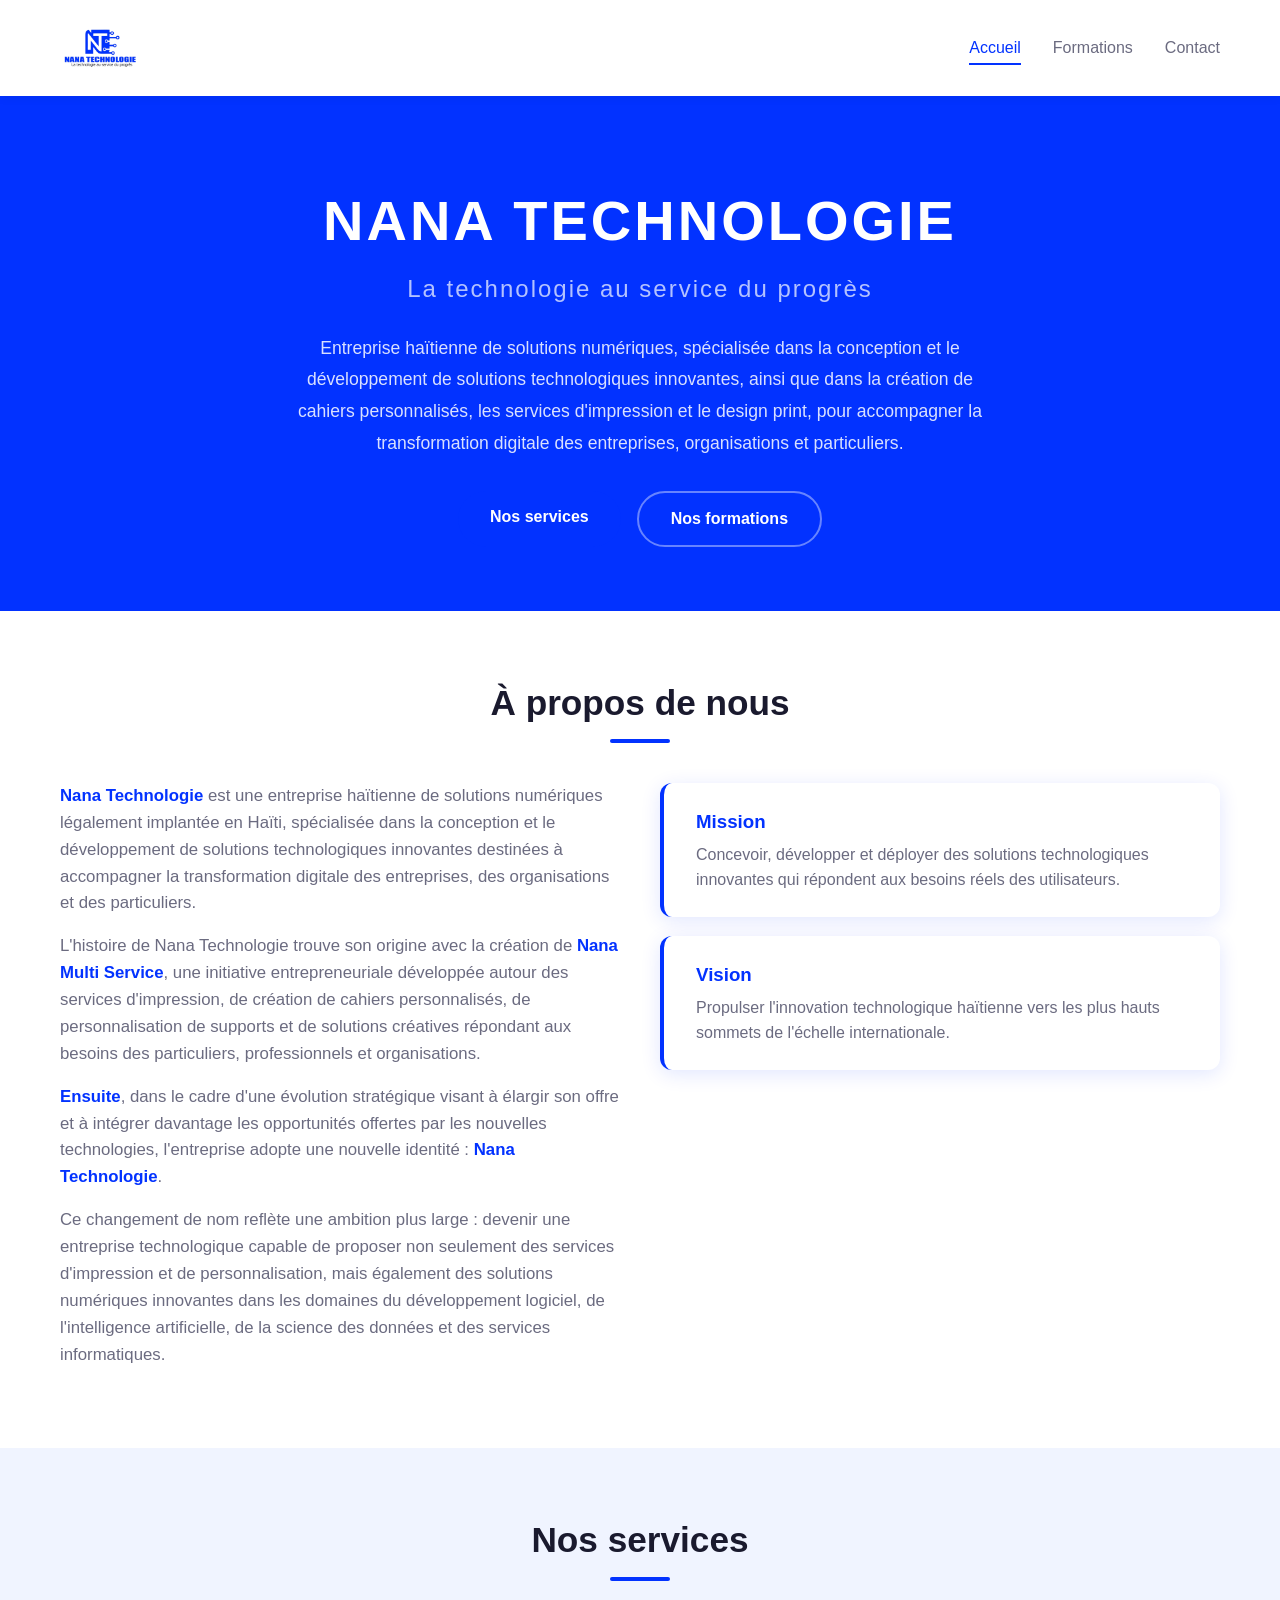
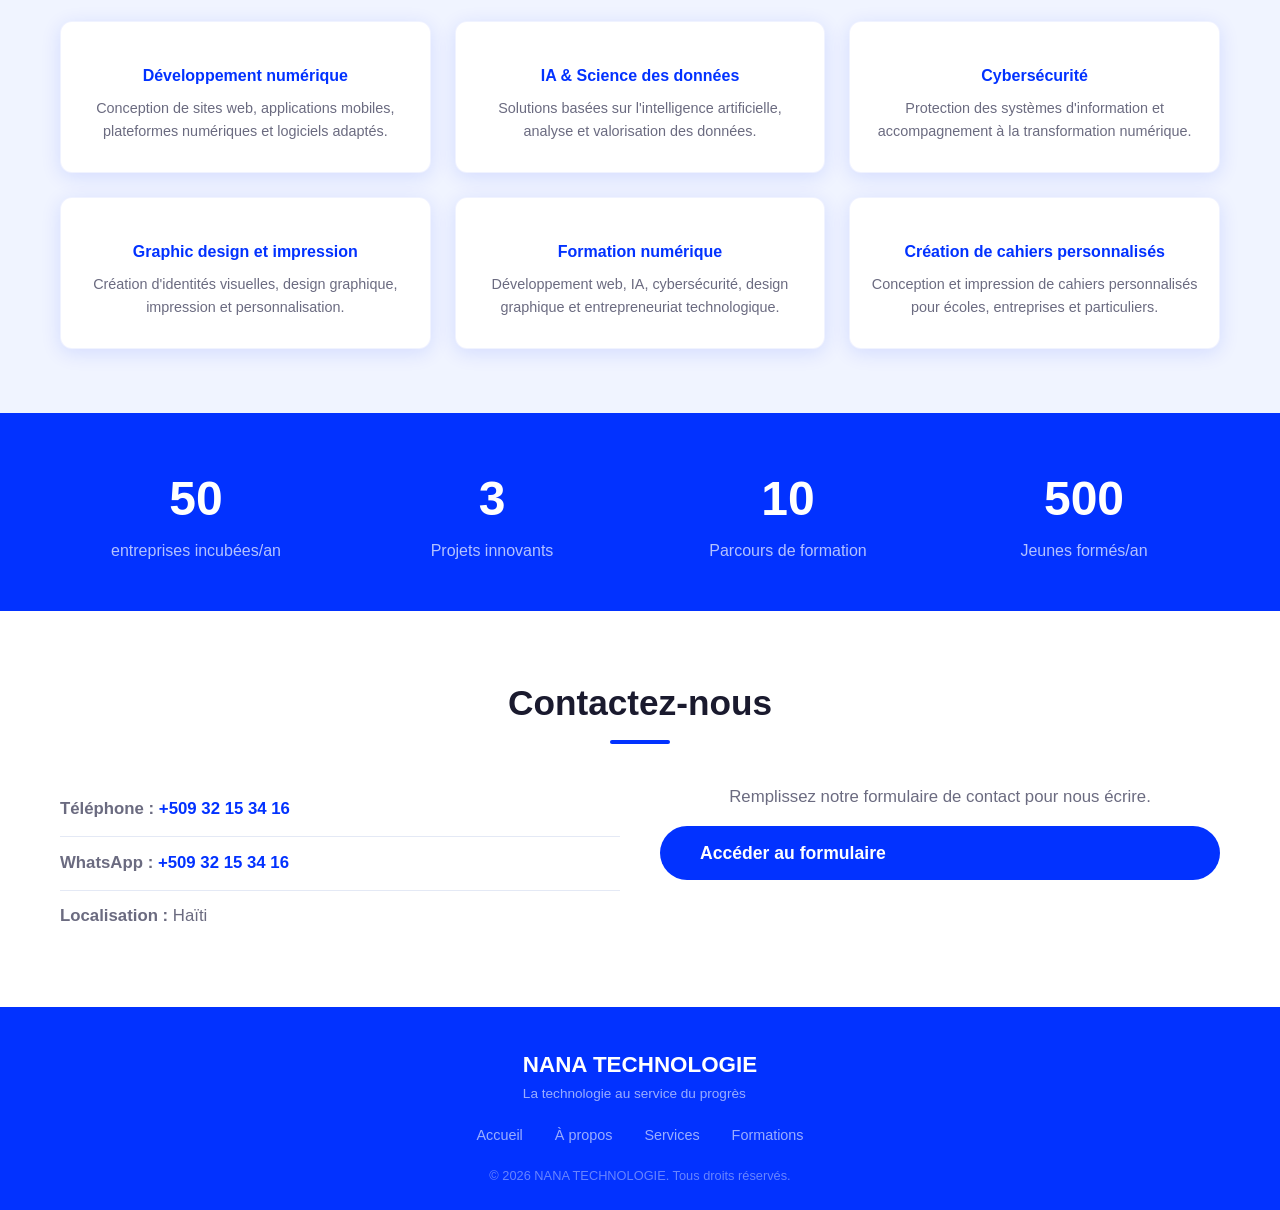
<file: index.html>
<!DOCTYPE html>
<html lang="fr">
<head>
<meta charset="UTF-8" />
<meta name="viewport" content="width=device-width, initial-scale=1.0"/>
<title>NANA TECHNOLOGIE - La technologie au service du progrès</title>
<link rel="stylesheet" href="style.css" />
</head>
<body>

<!-- ============ HEADER / NAVIGATION ============ -->
<header>
<div class="container header-inner">
<div class="logo">
<img src="logo.png" alt="NANA TECHNOLOGIE" class="logo-img" />
</div>
<nav>
<ul>
<li><a href="index.html" class="active">Accueil</a></li>
<li><a href="formation.html">Formations</a></li>
<li><a href="#contact">Contact</a></li>
</ul>
</nav>
</div>
</header>

<!-- ============ SECTION HERO ============ -->
<section class="hero">
<div class="container hero-inner">
<div class="hero-content">
<h1>NANA TECHNOLOGIE</h1>
<p class="hero-slogan">La technologie au service du progrès</p>
<p class="hero-description">
Entreprise haïtienne de solutions numériques, spécialisée dans la conception et le développement de solutions technologiques innovantes, ainsi que dans la création de cahiers personnalisés, les services d'impression et le design print, pour accompagner la transformation digitale des entreprises, organisations et particuliers.
</p>
<div class="hero-buttons">
<a href="#services" class="btn btn-primary">Nos services</a>
<a href="formation.html" class="btn btn-secondary">Nos formations</a>
</div>
</div>
</div>
</section>

<!-- ============ SECTION À PROPOS ============ -->
<section id="apropos" class="section bg-white">
<div class="container">
<h2 class="section-title">À propos de nous</h2>
<div class="about-grid">
<div class="about-text">
<p>
<strong>Nana Technologie</strong> est une entreprise haïtienne de solutions numériques
légalement implantée en Haïti, spécialisée dans la conception et le développement
de solutions technologiques innovantes destinées à accompagner la transformation
digitale des entreprises, des organisations et des particuliers.
</p>
<p>
L'histoire de Nana Technologie trouve son origine
avec la création de <strong>Nana Multi Service</strong>, une initiative entrepreneuriale
développée autour des services d'impression, de création de cahiers personnalisés,
de personnalisation de supports et de solutions créatives répondant aux besoins
des particuliers, professionnels et organisations.
</p>
<p>
<strong>Ensuite</strong>, dans le cadre d'une évolution stratégique visant à élargir
son offre et à intégrer davantage les opportunités offertes par les nouvelles technologies,
l'entreprise adopte une nouvelle identité : <strong>Nana Technologie</strong>.
</p>
<p>
Ce changement de nom reflète une ambition plus large : devenir une entreprise
technologique capable de proposer non seulement des services d'impression et de
personnalisation, mais également des solutions numériques innovantes dans les
domaines du développement logiciel, de l'intelligence artificielle, de la science
des données et des services informatiques.
</p>
</div>
<div class="about-values">
<div class="value-card">
<h3> Mission</h3>
<p>Concevoir, développer et déployer des solutions technologiques innovantes qui répondent aux besoins réels des utilisateurs.</p>
</div>
<div class="value-card">
<h3> Vision</h3>
<p>Propulser l'innovation technologique haïtienne vers les plus hauts sommets de l'échelle internationale.</p>
</div>
</div>
</div>
</div>
</section>

<!-- ============ SECTION SERVICES ============ -->
<section id="services" class="section bg-light">
<div class="container">
<h2 class="section-title">Nos services</h2>
<div class="services-grid">
<div class="service-card">
<div class="service-icon"></div>
<h3>Développement numérique</h3>
<p>Conception de sites web, applications mobiles, plateformes numériques et logiciels adaptés.</p>
</div>
<div class="service-card">
<div class="service-icon"></div>
<h3>IA & Science des données</h3>
<p>Solutions basées sur l'intelligence artificielle, analyse et valorisation des données.</p>
</div>
<div class="service-card">
<div class="service-icon"></div>
<h3>Cybersécurité</h3>
<p>Protection des systèmes d'information et accompagnement à la transformation numérique.</p>
</div>
<div class="service-card">
<div class="service-icon"></div>
<h3>Graphic design et impression</h3>
<p>Création d'identités visuelles, design graphique, impression et personnalisation.</p>
</div>
<div class="service-card">
<div class="service-icon"></div>
<h3>Formation numérique</h3>
<p>Développement web, IA, cybersécurité, design graphique et entrepreneuriat technologique.</p>
</div>
<div class="service-card">
<div class="service-icon"></div>
<h3>Création de cahiers personnalisés</h3>
<p>Conception et impression de cahiers personnalisés pour écoles, entreprises et particuliers.</p>
</div>
</div>
</div>
</section>

<!-- ============ SECTION STATS ============ -->
<section class="section stats">
<div class="container stats-grid">
<div class="stat-item">
<span class="stat-number">50 </span>
<span class="stat-label"> entreprises incubées/an</span>
</div>
<div class="stat-item">
<span class="stat-number">3</span>
<span class="stat-label">Projets innovants</span>
</div>
<div class="stat-item">
<span class="stat-number">10</span>
<span class="stat-label">Parcours de formation</span>
</div>
<div class="stat-item">
<span class="stat-number">500</span>
<span class="stat-label">Jeunes formés/an </span>
</div>
</div>
</section>

<!-- ============ SECTION CONTACT ============ -->
<section id="contact" class="section bg-white">
<div class="container">
<h2 class="section-title">Contactez-nous</h2>
<div class="contact-grid">
<div class="contact-info">

<p><strong> Téléphone :</strong> <a href="tel:+50932153416">+509 32 15 34 16</a></p>
<p><strong> WhatsApp :</strong> <a href="https://wa.me/50932153416" target="_blank">+509 32 15 34 16</a></p>
<p><strong> Localisation :</strong> Haïti</p>
</div>
<div class="contact-form">
<div style="display: flex; flex-direction: column; justify-content: center; align-items: center; gap: 1rem; height: 100%;">
<p style="color: #6B6B80; text-align: center; font-size: 1.05rem;">
Remplissez notre formulaire de contact pour nous écrire.
</p>
<a href="https://docs.google.com/forms/d/e/1FAIpQLSerejkSu1iavWS79BXQSVBAcORDfJgX6t80f5CyUNeRWZBZgQ/viewform?usp=sharing"
target="_blank"
rel="noopener noreferrer"
class="btn btn-primary"
style="font-size: 1.1rem; padding: 0.8rem 2.5rem;">
Accéder au formulaire
</a>
</div>
</div>
</div>
</div>
</section>

<!-- ============ FOOTER ============ -->
<footer>
<div class="container footer-inner">
<div class="footer-logo">
<h3>NANA TECHNOLOGIE</h3>
<p>La technologie au service du progrès</p>
</div>
<div class="footer-links">
<a href="index.html">Accueil</a>
<a href="#apropos">À propos</a>
<a href="#services">Services</a>
<a href="formation.html">Formations</a>
</div>
<div class="footer-copy">
<p>&copy; 2026 NANA TECHNOLOGIE. Tous droits réservés.</p>
</div>
</div>
</footer>

</body>
</html>
</file>
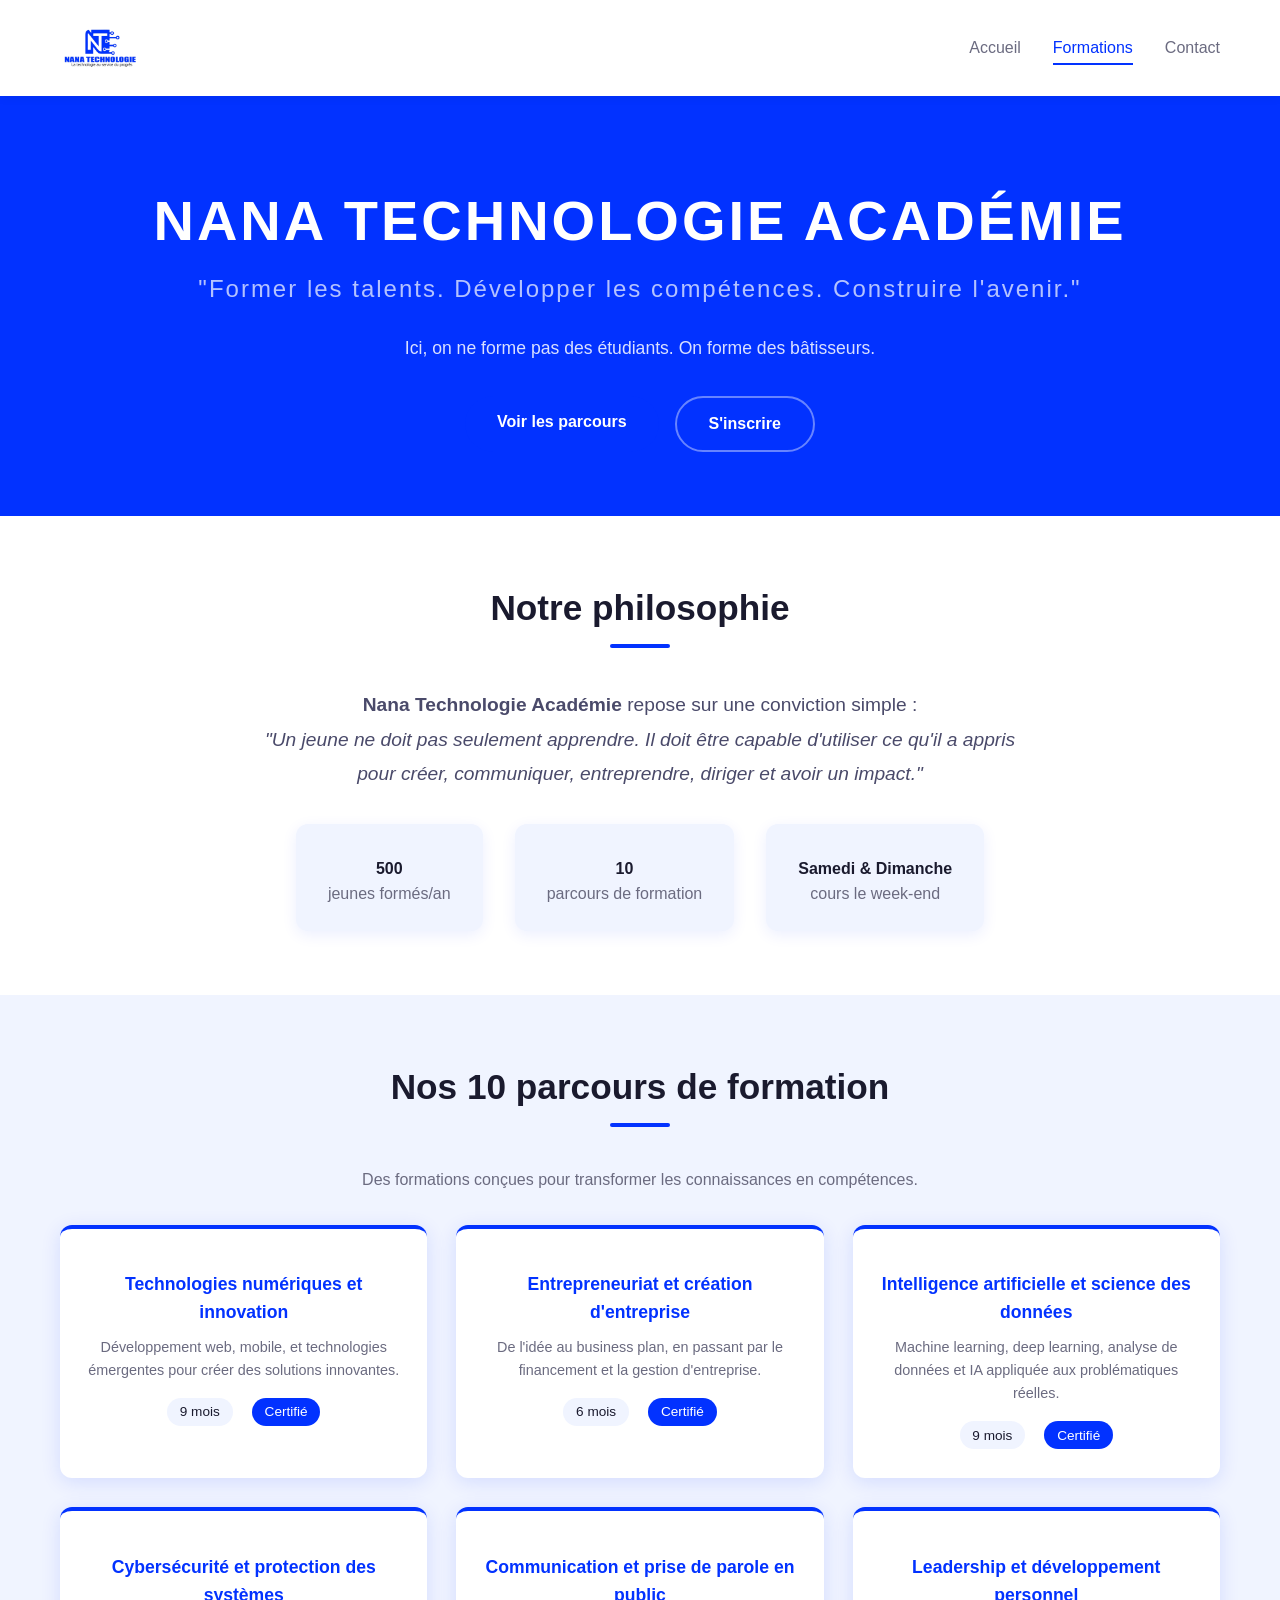
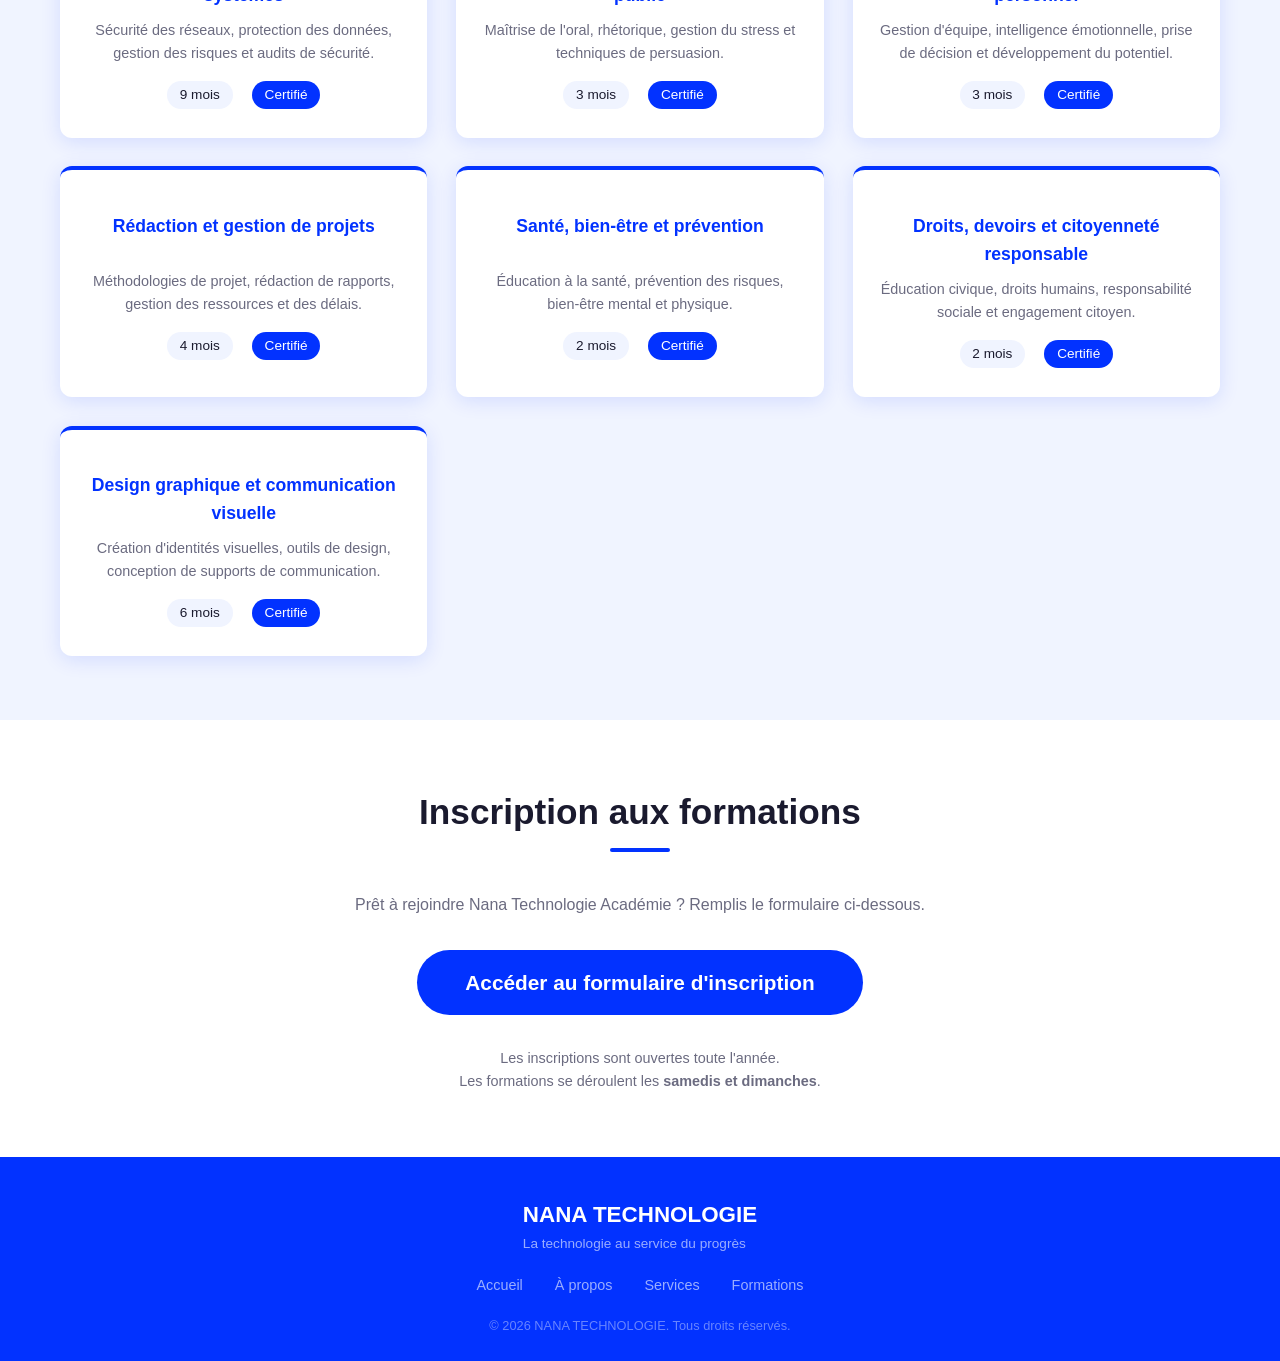
<file: formation.html>
<!DOCTYPE html>
<html lang="fr">
<head>
<meta charset="UTF-8" />
<meta name="viewport" content="width=device-width, initial-scale=1.0"/>
<title>Formations - NANA TECHNOLOGIE ACADÉMIE</title>
<link rel="stylesheet" href="style.css" />
</head>
<body>

<!-- ============ HEADER / NAVIGATION ============ -->
<header>
<div class="container header-inner">
<div class="logo">
<img src="logo.png" alt="NANA TECHNOLOGIE" class="logo-img" />
</div>
<nav>
<ul>
<li><a href="index.html">Accueil</a></li>
<li><a href="formation.html" class="active">Formations</a></li>
<li><a href="index.html#contact">Contact</a></li>
</ul>
</nav>
</div>
</header>

<!-- ============ HERO FORMATION ============ -->
<section class="hero hero-formation">
<div class="container hero-inner">
<div class="hero-content">
<h1>NANA TECHNOLOGIE ACADÉMIE</h1>
<p class="hero-slogan">"Former les talents. Développer les compétences. Construire l'avenir."</p>
<p class="hero-description" style="max-width: 700px;">
Ici, on ne forme pas des étudiants. On forme des bâtisseurs.
</p>
<div class="hero-buttons">
<a href="#parcours" class="btn btn-primary">Voir les parcours</a>
<a href="#inscription" class="btn btn-secondary">S'inscrire</a>
</div>
</div>
</div>
</section>

<!-- ============ PHILOSOPHIE ============ -->
<section class="section bg-white">
<div class="container" style="text-align:center; max-width: 800px;">
<h2 class="section-title">Notre philosophie</h2>
<p style="font-size: 1.2rem; line-height: 1.8; color: #4a4a6a;">
<strong>Nana Technologie Académie</strong> repose sur une conviction simple :<br />
<em>"Un jeune ne doit pas seulement apprendre. Il doit être capable d'utiliser ce qu'il a appris pour créer, communiquer, entreprendre, diriger et avoir un impact."</em>
</p>
<div style="display: flex; justify-content: center; gap: 2rem; flex-wrap: wrap; margin-top: 2rem;">
<div style="background: #F0F4FF; padding: 1.5rem 2rem; border-radius: 12px; box-shadow: 0 4px 15px rgba(2,50,255,0.08); min-width: 150px;">
<span style="font-size: 2rem;"></span>
<h4 style="margin: 0.5rem 0 0; color: #1A1A2E;">500</h4>
<p style="margin: 0; color: #6B6B80;">jeunes formés/an</p>
</div>
<div style="background: #F0F4FF; padding: 1.5rem 2rem; border-radius: 12px; box-shadow: 0 4px 15px rgba(2,50,255,0.08); min-width: 150px;">
<span style="font-size: 2rem;"></span>
<h4 style="margin: 0.5rem 0 0; color: #1A1A2E;">10</h4>
<p style="margin: 0; color: #6B6B80;">parcours de formation</p>
</div>
<div style="background: #F0F4FF; padding: 1.5rem 2rem; border-radius: 12px; box-shadow: 0 4px 15px rgba(2,50,255,0.08); min-width: 150px;">
<span style="font-size: 2rem;"></span>
<h4 style="margin: 0.5rem 0 0; color: #1A1A2E;">Samedi & Dimanche</h4>
<p style="margin: 0; color: #6B6B80;">cours le week-end</p>
</div>
</div>
</div>
</section>

<!-- ============ PARCOURS DE FORMATION ============ -->
<section id="parcours" class="section bg-light">
<div class="container">
<h2 class="section-title">Nos 10 parcours de formation</h2>
<p style="text-align:center; color: #6B6B80; margin-bottom: 2rem;">
Des formations conçues pour transformer les connaissances en compétences.
</p>

<div class="formation-grid">

<div class="formation-card">
<span class="formation-icon"></span>
<h3>Technologies numériques et innovation</h3>
<p>Développement web, mobile, et technologies émergentes pour créer des solutions innovantes.</p>
<div class="formation-meta">
<span class="formation-duree">9 mois</span>
<span class="formation-type">Certifié</span>
</div>
</div>

<div class="formation-card">
<span class="formation-icon"></span>
<h3>Entrepreneuriat et création d'entreprise</h3>
<p>De l'idée au business plan, en passant par le financement et la gestion d'entreprise.</p>
<div class="formation-meta">
<span class="formation-duree">6 mois</span>
<span class="formation-type">Certifié</span>
</div>
</div>

<div class="formation-card">
<span class="formation-icon"></span>
<h3>Intelligence artificielle et science des données</h3>
<p>Machine learning, deep learning, analyse de données et IA appliquée aux problématiques réelles.</p>
<div class="formation-meta">
<span class="formation-duree">9 mois</span>
<span class="formation-type">Certifié</span>
</div>
</div>

<div class="formation-card">
<span class="formation-icon"></span>
<h3>Cybersécurité et protection des systèmes</h3>
<p>Sécurité des réseaux, protection des données, gestion des risques et audits de sécurité.</p>
<div class="formation-meta">
<span class="formation-duree">9 mois</span>
<span class="formation-type">Certifié</span>
</div>
</div>

<div class="formation-card">
<span class="formation-icon"></span>
<h3>Communication et prise de parole en public</h3>
<p>Maîtrise de l'oral, rhétorique, gestion du stress et techniques de persuasion.</p>
<div class="formation-meta">
<span class="formation-duree">3 mois</span>
<span class="formation-type">Certifié</span>
</div>
</div>

<div class="formation-card">
<span class="formation-icon"></span>
<h3>Leadership et développement personnel</h3>
<p>Gestion d'équipe, intelligence émotionnelle, prise de décision et développement du potentiel.</p>
<div class="formation-meta">
<span class="formation-duree">3 mois</span>
<span class="formation-type">Certifié</span>
</div>
</div>

<div class="formation-card">
<span class="formation-icon"></span>
<h3>Rédaction et gestion de projets</h3>
<p>Méthodologies de projet, rédaction de rapports, gestion des ressources et des délais.</p>
<div class="formation-meta">
<span class="formation-duree">4 mois</span>
<span class="formation-type">Certifié</span>
</div>
</div>

<div class="formation-card">
<span class="formation-icon"></span>
<h3>Santé, bien-être et prévention</h3>
<p>Éducation à la santé, prévention des risques, bien-être mental et physique.</p>
<div class="formation-meta">
<span class="formation-duree">2 mois</span>
<span class="formation-type">Certifié</span>
</div>
</div>

<div class="formation-card">
<span class="formation-icon"></span>
<h3>Droits, devoirs et citoyenneté responsable</h3>
<p>Éducation civique, droits humains, responsabilité sociale et engagement citoyen.</p>
<div class="formation-meta">
<span class="formation-duree">2 mois</span>
<span class="formation-type">Certifié</span>
</div>
</div>

<div class="formation-card">
<span class="formation-icon"></span>
<h3>Design graphique et communication visuelle</h3>
<p>Création d'identités visuelles, outils de design, conception de supports de communication.</p>
<div class="formation-meta">
<span class="formation-duree">6 mois</span>
<span class="formation-type">Certifié</span>
</div>
</div>

</div>
</div>
</section>

<!-- ============ SECTION INSCRIPTION ============ -->
<section id="inscription" class="section bg-white">
<div class="container" style="text-align:center; max-width: 800px;">
<h2 class="section-title">Inscription aux formations</h2>
<p style="color: #6B6B80; margin-bottom: 2rem;">
Prêt à rejoindre Nana Technologie Académie ? Remplis le formulaire ci-dessous.
</p>

<a href="https://docs.google.com/forms/d/e/1FAIpQLSfx0DLRyF0PhMHIM3a1zV_EOMI8GKFWoTymXpqqukL_0MHRSg/viewform?usp=sharing"
target="_blank"
rel="noopener noreferrer"
class="btn btn-primary"
style="font-size: 1.3rem; padding: 1rem 3rem;">
Accéder au formulaire d'inscription
</a>

<p style="margin-top: 2rem; font-size: 0.9rem; color: #6B6B80;">
Les inscriptions sont ouvertes toute l'année. <br />
Les formations se déroulent les <strong>samedis et dimanches</strong>.
</p>
</div>
</section>

<!-- ============ FOOTER ============ -->
<footer>
<div class="container footer-inner">
<div class="footer-logo">
<h3>NANA TECHNOLOGIE</h3>
<p>La technologie au service du progrès</p>
</div>
<div class="footer-links">
<a href="index.html">Accueil</a>
<a href="index.html#apropos">À propos</a>
<a href="index.html#services">Services</a>
<a href="formation.html">Formations</a>
</div>
<div class="footer-copy">
<p>&copy; 2026 NANA TECHNOLOGIE. Tous droits réservés.</p>
</div>
</div>
</footer>

</body>
</html>
</file>
<file: style.css>
/* ============================================
   STYLE - NANA TECHNOLOGIE
   HEADER BLAN - LOGO GÒCH, MENU DWAT
   RESPONSIVE SOU TOUT EKRAN
   ============================================ */

* {
    margin: 0;
    padding: 0;
    box-sizing: border-box;
}

body {
    font-family: 'Segoe UI', Tahoma, Geneva, Verdana, sans-serif;
    color: #1A1A2E;
    background: #F0F4FF;
    line-height: 1.6;
}

a {
    text-decoration: none;
    color: inherit;
}

ul {
    list-style: none;
}

.container {
    max-width: 1200px;
    margin: 0 auto;
    padding: 0 20px;
}

/* COULEURS */
:root {
    --bleu-logo: #0232ff;
    --bleu-fonce: #001a99;
    --blanc: #FFFFFF;
    --fond-clair: #F0F4FF;
    --gris-clair: #E4E9F5;
    --texte-fonce: #1A1A2E;
    --texte-gris: #6B6B80;
    --shadow: 0 4px 20px rgba(2, 50, 255, 0.12);
    --radius: 12px;
}

/* BOUTONS */
.btn {
    display: inline-block;
    padding: 0.8rem 2rem;
    border-radius: 50px;
    font-weight: 600;
    font-size: 1rem;
    transition: all 0.3s ease;
    cursor: pointer;
    border: none;
}

.btn-primary {
    background: var(--bleu-logo);
    color: var(--blanc);
}
.btn-primary:hover {
    background: var(--bleu-fonce);
    transform: translateY(-2px);
    box-shadow: 0 8px 25px rgba(2, 50, 255, 0.35);
}

.btn-secondary {
    background: transparent;
    color: var(--bleu-logo);
    border: 2px solid var(--bleu-logo);
}
.btn-secondary:hover {
    background: var(--bleu-logo);
    color: var(--blanc);
    transform: translateY(-2px);
}

/* ============================================
   HEADER - BLAN
   ============================================ */
header {
    background: var(--blanc);
    padding: 0.5rem 0;
    position: sticky;
    top: 0;
    z-index: 100;
    box-shadow: 0 2px 10px rgba(0, 0, 0, 0.05);
}

.header-inner {
    display: flex;
    justify-content: space-between;
    align-items: center;
    gap: 1rem;
    flex-wrap: nowrap;
}

/* ===== LOGO ===== */
.logo {
    display: flex;
    align-items: center;
    flex-shrink: 0;
}

.logo-img {
    width: 80px;
    height: 80px;
    object-fit: contain;
    display: block;
}

/* ===== NAVIGATION ===== */
nav {
    flex-shrink: 0;
}

nav ul {
    display: flex;
    gap: 2rem;
    align-items: center;
}

nav a {
    font-weight: 500;
    font-size: 1rem;
    color: var(--texte-gris);
    transition: color 0.3s;
    padding: 0.4rem 0;
    border-bottom: 2px solid transparent;
    white-space: nowrap;
}

nav a:hover,
nav a.active {
    color: var(--bleu-logo);
    border-bottom-color: var(--bleu-logo);
}

/* ============================================
   RESPONSIVE - TOUT EKRAN
   ============================================ */

/* Tablette */
@media (max-width: 992px) {
    .logo-img {
        width: 70px;
        height: 70px;
    }

    nav ul {
        gap: 1.5rem;
    }

    nav a {
        font-size: 0.9rem;
    }
}

/* Telefòn (768px) */
@media (max-width: 768px) {
    .header-inner {
        display: flex;
        justify-content: space-between;
        align-items: center;
        gap: 0.5rem;
        flex-wrap: nowrap;
    }

    .logo-img {
        width: 60px;
        height: 60px;
    }

    nav ul {
        gap: 1rem;
    }

    nav a {
        font-size: 0.8rem;
        padding: 0.2rem 0;
    }
}

/* Ti telefòn (480px) */
@media (max-width: 480px) {
    .header-inner {
        display: flex;
        justify-content: space-between;
        align-items: center;
        gap: 0.3rem;
        flex-wrap: nowrap;
    }

    .logo-img {
        width: 50px;
        height: 50px;
    }

    nav ul {
        gap: 0.6rem;
    }

    nav a {
        font-size: 0.7rem;
        padding: 0.2rem 0;
    }
}

/* Telefòn trè piti (360px) */
@media (max-width: 360px) {
    .logo-img {
        width: 40px;
        height: 40px;
    }

    nav ul {
        gap: 0.4rem;
    }

    nav a {
        font-size: 0.6rem;
        padding: 0.15rem 0;
    }
}

/* ============================================
   HERO
   ============================================ */
.hero {
    background: var(--bleu-logo);
    padding: 5rem 0 4rem;
    text-align: center;
    position: relative;
    min-height: 400px;
    display: flex;
    align-items: center;
}

.hero-inner {
    width: 100%;
}

.hero h1 {
    font-size: 3.5rem;
    font-weight: 800;
    margin-bottom: 0.3rem;
    letter-spacing: 3px;
    color: var(--blanc);
}

.hero-slogan {
    font-size: 1.5rem;
    font-weight: 300;
    color: rgba(255, 255, 255, 0.7);
    margin-bottom: 1.5rem;
    letter-spacing: 2px;
}

.hero-description {
    max-width: 700px;
    font-size: 1.1rem;
    line-height: 1.8;
    color: rgba(255, 255, 255, 0.85);
    margin: 0 auto 2rem;
}

.hero-buttons {
    display: flex;
    gap: 1rem;
    flex-wrap: wrap;
    justify-content: center;
}

.hero .btn-secondary {
    color: var(--blanc);
    border-color: rgba(255, 255, 255, 0.4);
}
.hero .btn-secondary:hover {
    background: var(--blanc);
    color: var(--bleu-logo);
    border-color: var(--blanc);
}

.hero-formation {
    min-height: 350px;
}

@media (max-width: 768px) {
    .hero {
        min-height: 300px;
        padding: 3rem 0;
    }
    .hero h1 {
        font-size: 2.2rem;
    }
    .hero-slogan {
        font-size: 1.1rem;
    }
    .hero-description {
        font-size: 0.95rem;
        padding: 0 0.5rem;
    }
    .hero-buttons .btn {
        padding: 0.7rem 1.5rem;
        font-size: 0.9rem;
    }
}

@media (max-width: 480px) {
    .hero {
        min-height: 250px;
        padding: 2rem 0;
    }
    .hero h1 {
        font-size: 1.8rem;
    }
    .hero-slogan {
        font-size: 0.95rem;
    }
    .hero-description {
        font-size: 0.85rem;
        padding: 0 0.3rem;
    }
    .hero-buttons {
        flex-direction: column;
        align-items: center;
        gap: 0.7rem;
    }
    .hero-buttons .btn {
        display: block;
        width: 90%;
        max-width: 280px;
        text-align: center;
        padding: 0.7rem 1rem;
        font-size: 0.85rem;
    }
}

/* ============================================
   SECTIONS
   ============================================ */
.section {
    padding: 4rem 0;
}

.section-title {
    font-size: 2.2rem;
    font-weight: 700;
    color: var(--texte-fonce);
    text-align: center;
    margin-bottom: 2.5rem;
    position: relative;
}

.section-title::after {
    content: '';
    display: block;
    width: 60px;
    height: 4px;
    background: var(--bleu-logo);
    margin: 0.5rem auto 0;
    border-radius: 2px;
}

.bg-white {
    background: var(--blanc);
}

.bg-light {
    background: var(--fond-clair);
}

/* ============================================
   À PROPOS
   ============================================ */
.about-grid {
    display: grid;
    grid-template-columns: 1fr 1fr;
    gap: 2.5rem;
    align-items: start;
}

.about-text p {
    color: var(--texte-gris);
    margin-bottom: 1rem;
    font-size: 1.05rem;
}

.about-text strong {
    color: var(--bleu-logo);
}

.about-values {
    display: flex;
    flex-direction: column;
    gap: 1.2rem;
}

.value-card {
    background: var(--blanc);
    padding: 1.5rem 2rem;
    border-radius: var(--radius);
    box-shadow: var(--shadow);
    border-left: 4px solid var(--bleu-logo);
}

.value-card h3 {
    color: var(--bleu-logo);
    margin-bottom: 0.3rem;
}

.value-card p {
    color: var(--texte-gris);
}

@media (max-width: 768px) {
    .about-grid {
        grid-template-columns: 1fr;
    }
    .about-text p {
        font-size: 0.95rem;
    }
    .value-card {
        padding: 1rem 1.2rem;
    }
}

/* ============================================
   SERVICES
   ============================================ */
.services-grid {
    display: grid;
    grid-template-columns: repeat(3, 1fr);
    gap: 1.5rem;
}

.service-card {
    background: var(--blanc);
    padding: 1.8rem 1.2rem;
    border-radius: var(--radius);
    box-shadow: var(--shadow);
    text-align: center;
    transition: transform 0.3s, box-shadow 0.3s;
    border: 1px solid rgba(2, 50, 255, 0.06);
}

.service-card:hover {
    transform: translateY(-5px);
    box-shadow: 0 8px 30px rgba(2, 50, 255, 0.15);
}

.service-icon {
    font-size: 2.5rem;
    display: block;
    margin-bottom: 0.8rem;
}

.service-card h3 {
    color: var(--bleu-logo);
    margin-bottom: 0.5rem;
    font-size: 1rem;
}

.service-card p {
    color: var(--texte-gris);
    font-size: 0.9rem;
}

@media (max-width: 768px) {
    .services-grid {
        grid-template-columns: repeat(2, 1fr);
        gap: 1rem;
    }
    .service-card {
        padding: 1.2rem 1rem;
    }
    .service-card h3 {
        font-size: 0.95rem;
    }
    .service-card p {
        font-size: 0.85rem;
    }
    .service-icon {
        font-size: 2rem;
    }
}

@media (max-width: 480px) {
    .services-grid {
        grid-template-columns: 1fr;
        gap: 0.8rem;
    }
    .service-card {
        padding: 1rem 0.8rem;
    }
    .service-card h3 {
        font-size: 1rem;
    }
    .service-card p {
        font-size: 0.85rem;
    }
    .service-icon {
        font-size: 2.2rem;
    }
}

/* ============================================
   STATS
   ============================================ */
.stats {
    background: var(--bleu-logo);
    padding: 3rem 0;
}

.stats-grid {
    display: grid;
    grid-template-columns: repeat(4, 1fr);
    gap: 1.5rem;
    text-align: center;
}

.stat-number {
    display: block;
    font-size: 3rem;
    font-weight: 800;
    color: var(--blanc);
}

.stat-label {
    font-size: 1rem;
    color: rgba(255, 255, 255, 0.7);
}

@media (max-width: 768px) {
    .stats-grid {
        grid-template-columns: repeat(2, 1fr);
        gap: 1rem;
    }
    .stat-number {
        font-size: 2.2rem;
    }
}

@media (max-width: 480px) {
    .stats-grid {
        gap: 0.8rem;
    }
    .stat-number {
        font-size: 1.8rem;
    }
    .stat-label {
        font-size: 0.8rem;
    }
}

/* ============================================
   FORMATIONS
   ============================================ */
.formation-grid {
    display: grid;
    grid-template-columns: repeat(3, 1fr);
    gap: 1.8rem;
}

.formation-card {
    background: var(--blanc);
    padding: 1.8rem 1.5rem;
    border-radius: var(--radius);
    box-shadow: var(--shadow);
    text-align: center;
    transition: transform 0.3s, box-shadow 0.3s;
    border-top: 4px solid var(--bleu-logo);
}

.formation-card:hover {
    transform: translateY(-5px);
    box-shadow: 0 8px 30px rgba(2, 50, 255, 0.15);
}

.formation-icon {
    font-size: 2.5rem;
    display: block;
    margin-bottom: 0.8rem;
}

.formation-card h3 {
    font-size: 1.1rem;
    color: var(--bleu-logo);
    margin-bottom: 0.6rem;
    min-height: 3rem;
}

.formation-card p {
    color: var(--texte-gris);
    font-size: 0.9rem;
    margin-bottom: 1rem;
}

.formation-meta {
    display: flex;
    justify-content: center;
    gap: 1.2rem;
    font-size: 0.85rem;
    flex-wrap: wrap;
}

.formation-duree {
    background: var(--fond-clair);
    padding: 0.2rem 0.8rem;
    border-radius: 50px;
    color: var(--texte-fonce);
}

.formation-type {
    background: var(--bleu-logo);
    padding: 0.2rem 0.8rem;
    border-radius: 50px;
    color: var(--blanc);
}

@media (max-width: 768px) {
    .formation-grid {
        grid-template-columns: 1fr;
        gap: 1.2rem;
    }
    .formation-card {
        padding: 1.2rem;
    }
    .formation-card h3 {
        min-height: auto;
        font-size: 1rem;
    }
}

@media (max-width: 480px) {
    .formation-card {
        padding: 1rem;
    }
    .formation-card h3 {
        font-size: 0.95rem;
    }
    .formation-card p {
        font-size: 0.85rem;
    }
    .formation-meta {
        gap: 0.8rem;
        font-size: 0.75rem;
    }
}

/* ============================================
   CONTACT
   ============================================ */
.contact-grid {
    display: grid;
    grid-template-columns: 1fr 1fr;
    gap: 2.5rem;
    align-items: start;
}

.contact-info p {
    padding: 0.8rem 0;
    font-size: 1.05rem;
    color: var(--texte-gris);
    border-bottom: 1px solid var(--gris-clair);
}

.contact-info p:last-child {
    border-bottom: none;
}

.contact-info a {
    color: var(--bleu-logo);
    font-weight: 600;
    transition: color 0.3s;
}

.contact-info a:hover {
    color: var(--bleu-fonce);
    text-decoration: underline;
}

.contact-form input,
.contact-form textarea {
    width: 100%;
    padding: 0.8rem 1.2rem;
    margin-bottom: 1rem;
    border: 1px solid var(--gris-clair);
    border-radius: 8px;
    font-size: 1rem;
    font-family: inherit;
    background: var(--blanc);
    color: var(--texte-fonce);
    transition: border 0.3s;
}

.contact-form input:focus,
.contact-form textarea:focus {
    outline: none;
    border-color: var(--bleu-logo);
    box-shadow: 0 0 0 3px rgba(2, 50, 255, 0.1);
}

.contact-form .btn {
    width: 100%;
}

@media (max-width: 768px) {
    .contact-grid {
        grid-template-columns: 1fr;
        gap: 1.5rem;
    }
    .contact-info p {
        font-size: 0.95rem;
        padding: 0.6rem 0;
    }
    .contact-form input,
    .contact-form textarea {
        padding: 0.7rem 1rem;
        font-size: 0.95rem;
    }
    .contact-form .btn {
        padding: 0.8rem;
        font-size: 1rem;
    }
}

@media (max-width: 480px) {
    .contact-info p {
        font-size: 0.85rem;
        padding: 0.5rem 0;
        word-break: break-word;
    }
    .contact-form input,
    .contact-form textarea {
        padding: 0.6rem 0.8rem;
        font-size: 0.9rem;
    }
    .contact-form .btn {
        padding: 0.7rem;
        font-size: 0.9rem;
    }
}

/* ============================================
   FOOTER
   ============================================ */
footer {
    background: var(--bleu-logo);
    padding: 2.5rem 0 1.5rem;
}

.footer-inner {
    display: flex;
    flex-direction: column;
    align-items: center;
    gap: 1.2rem;
}

.footer-logo h3 {
    font-size: 1.4rem;
    font-weight: 700;
    color: var(--blanc);
}

.footer-logo p {
    color: rgba(255, 255, 255, 0.6);
    font-size: 0.85rem;
}

.footer-links {
    display: flex;
    gap: 2rem;
    flex-wrap: wrap;
}

.footer-links a {
    color: rgba(255, 255, 255, 0.6);
    transition: color 0.3s;
    font-size: 0.9rem;
}

.footer-links a:hover {
    color: var(--blanc);
}

.footer-copy {
    color: rgba(255, 255, 255, 0.4);
    font-size: 0.8rem;
    text-align: center;
}

@media (max-width: 480px) {
    .footer-links {
        gap: 1rem;
        justify-content: center;
    }
    .footer-links a {
        font-size: 0.8rem;
    }
    .footer-logo h3 {
        font-size: 1.1rem;
    }
}
</file>
